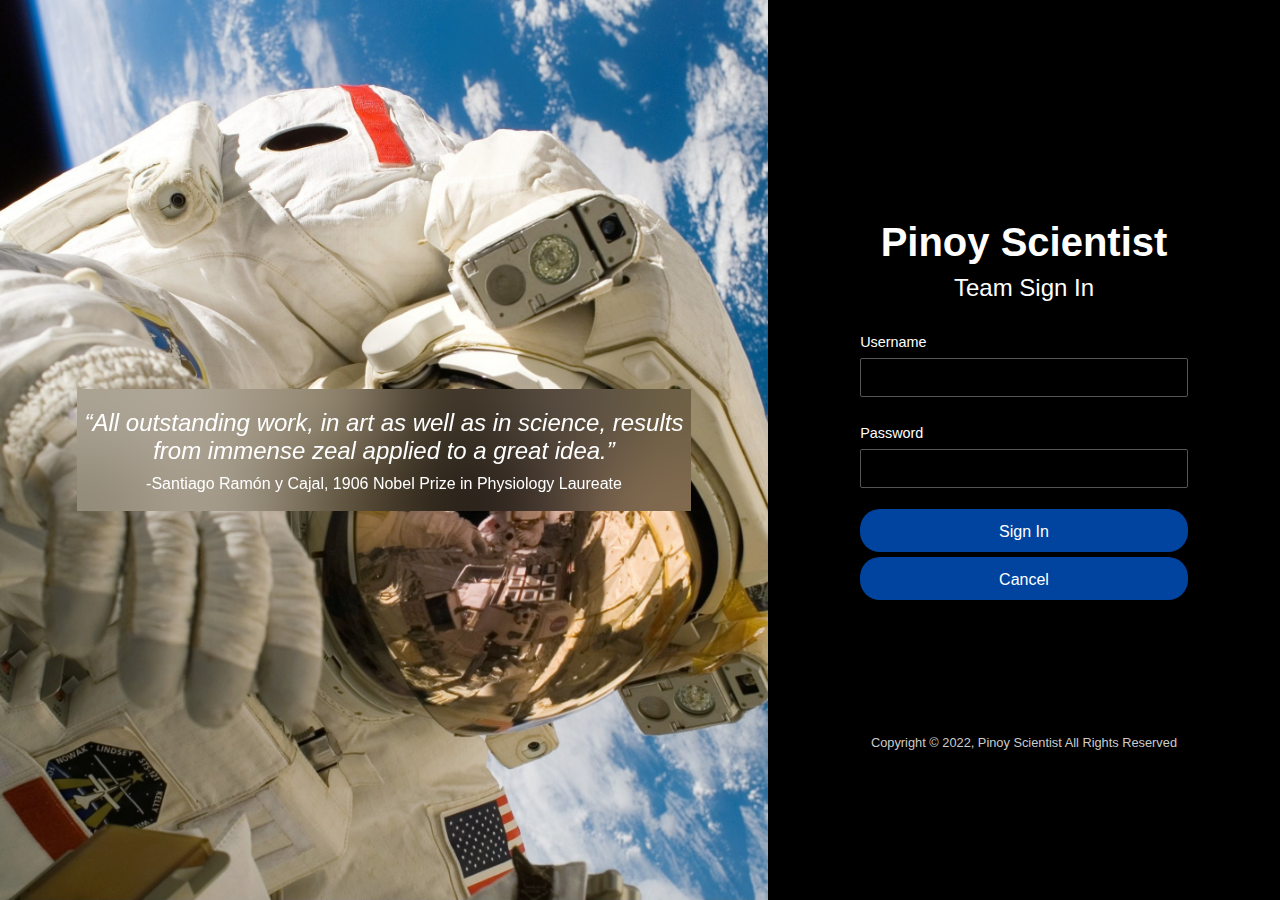
<file: signin.html>
<!doctype html>
<html lang="en">
    <head>
        <meta name="viewport" content="width=device-width, initial-scale=1">
        <meta charset="UTF-8" />
        <meta http-equiv="X-UA-Compatible" content="IE=edge" />
        <meta name="description" content="">
        <meta name="author" content="">

        <title>Pinoy Scientist</title>

        <!-- CSS FILES -->
        <link rel="preconnect" href="https://fonts.googleapis.com">

        <link rel="preconnect" href="https://fonts.gstatic.com" crossorigin>
        
        <link href="https://fonts.googleapis.com/css2?family=Noto+Sans+JP:wght@100;300;400;700;900&display=swap" rel="stylesheet">

        <link href="css/bootstrap.min.css" rel="stylesheet">
        <link href="css/signin.css" rel="stylesheet">

        <link rel="icon" type="image/png" sizes="16x16" href="images/pinoyscientist.png">

    </head>
    <body>
    <div id="wrapper">
      <div id="left">
        <div id="showcase">
            <div class="quotation">
                <h4><em>“All outstanding work, in art as well as in science, results from immense zeal applied to a great idea.”</em></h3>
                <h6> -Santiago Ramón y Cajal, 1906 Nobel Prize in Physiology Laureate</h6> 
            </div>
        </div>
      </div>
      <div id="right">
          <div class="logo">
            <!--img src="images/.png" class="logoimg" /-->
          </div>
          <div class="heading"><h1><b>Pinoy Scientist</b></h1>
            <h4>Team Sign In</h4></div>

          <div id="signin">
          <form>
            <div>
              <label>Username</label>
              <input type="text" class="text-input" />
            </div>
            <div>
              <label>Password</label>
              <input type="password" class="text-input" />
            </div>
               <button type="submit" class="primary-btn" formaction="https://sites.google.com/view/pinoy-scientist-team/home?authuser=0">Sign In</button>
              <button type="submit" class="primary-btn" formaction="index.html">Cancel</button>
          </form>
         
        <footer id="main-footer">
          <p>Copyright &copy; 2022, Pinoy Scientist All Rights Reserved</p>
        </footer>
      </div>
    </div>
  </body>
   </html>
</file>
<file: css/signin.css>
* {
  box-sizing: border-box;
  margin: 0;
  padding: 0;
}

body {
  font-family: "Poppins", sans-serif;
  font-weight: 300;
  background-repeat: no-repeat;
  background-size: cover;
  color: #ffff;
  overflow: hidden;
}

.heading{
  margin-bottom: 3%;
  margin-top: 20%;
  text-align: center;
}

h1{
  font-weight: 500;
  font-size: 40px;
}

h2,
h3,
h4,
h5,
h6 {
  font-weight: 300;
}

.logoimg{
position: left;
}

.quotation{
margin: 10%;
padding-top: 20px;
padding-bottom: 10px;
backdrop-filter: blur(50px);
backgr
}

#wrapper {
  display: flex;
  flex-direction: row;
  margin: none;
}

#right {
  background-color: black;
  display: flex;
  flex: 1;
  flex-direction: column;
  align-items: center;
  height: 100vh;
  justify-content: center;
}

#left {
  flex: 1;
}

/* Sign in */
#signin {
  display: flex;
  flex-direction: column;
  justify-content: center;
  width: 80%;
  align-items: center;
  padding-bottom: 1rem;
}

#signin form {
  width: 80%;
  padding-bottom: 3rem;
}

#signin .logo {
  margin-bottom: 8vh;
}

#signin .logo img {
  width: 300px;
}

#signin label {
  font-size: 0.9rem;
  line-height: 2rem;
  font-weight: 500;
}

#signin .text-input {
  margin-bottom: 1.3rem;
  width: 100%;
  border-radius: 2px;
  backdrop-filter: blur(20px);
  background-color: rgba(0, 0, 0, 0);
  border: 1px solid #555;
  color: #ccc;
  padding: 0.5rem 1rem;
  line-height: 1.3rem;
}

#signin .primary-btn {
  width: 100%;
}

#signin .secondary-btn,
.or,
.links {
  width: 60%;
}

#signin .links a {
  color: #fff;
  text-decoration: none;
  margin-bottom: 1rem;
  display: block;
  text-align: center;
  font-size: 0.9rem;
}
#signin .links a:hover {
  color: #0084ff;
}
#signin .or {
  display: flex;
  flex-direction: row;
  margin-bottom: 1.2rem;
  align-items: center;
}

#signin .or .bar {
  flex: auto;
  border: none;
  height: 1px;
  background: #aaa;
}

#signin .or span {
  color: #ccc;
  padding: 0 0.8rem;
}
/*showcase*/
#showcase {
  background-image: url(../images/space3.jpeg);
  background-repeat: no-repeat;
  background-size: cover;
  background-color: #00214D;
  background-position: center;
  height: 100vh;
  display: flex;
  justify-content: center;
  text-align: center;
  align-items: center;
}

#showcase .showcase-text {
  font-size: 3rem;
  width: 100%;
  columns: #fff;
  margin-bottom: 1.5rem;
}

#showcase .secondary-btn {
  width: 60%;
  margin: auto;
}

/* footer */
#main-footer {
  color: #ccc;
  text-align: center;
  font-size: 0.8rem;
  max-width: 80%;
  padding-top: 5rem;
}

#main-footer a {
  color: #0084ff;
  text-decoration: underline;
}
/* button */
.primary-btn {
  padding: 0.7rem 1rem;
  height: 2.7rem;
  display: block;
  border: 0;
  border-radius: 20px;
  font-weight: 500;
  background: #00449F;
  color: #fff;
  text-decoration: none;
  cursor: pointer;
  text-align: center;
  transition: background-color 0.5s;
  margin-bottom: 5px;
}

.primary-btn:hover {
  background: blue;
}

/* media queries */
@media (min-width: 1200px) {
  #right {
    flex: 4;
  }

  #left {
    flex: 6;
  }
}

@media (max-width: 760px) {
  body {
    overflow: auto;
  }
  #left {
    display: none;
  }

  #right {
    justify-content: start;
</file>
